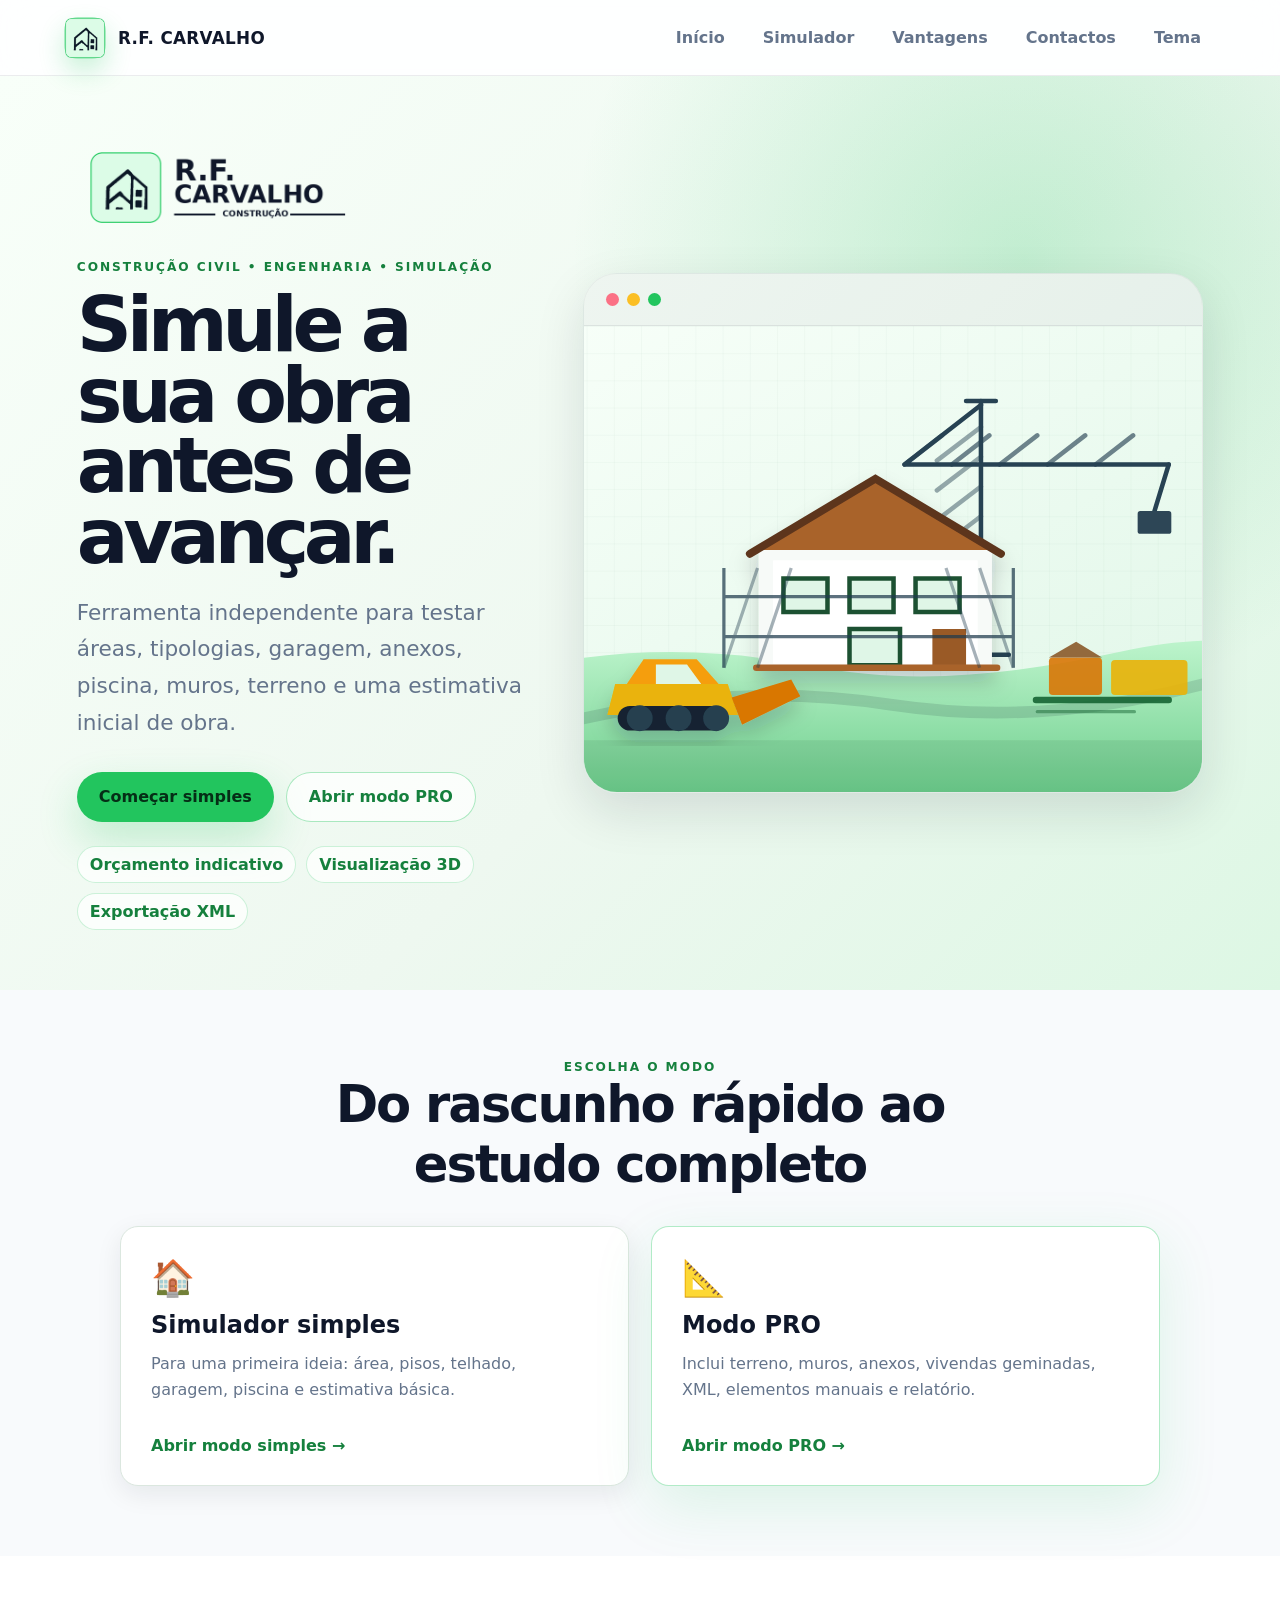
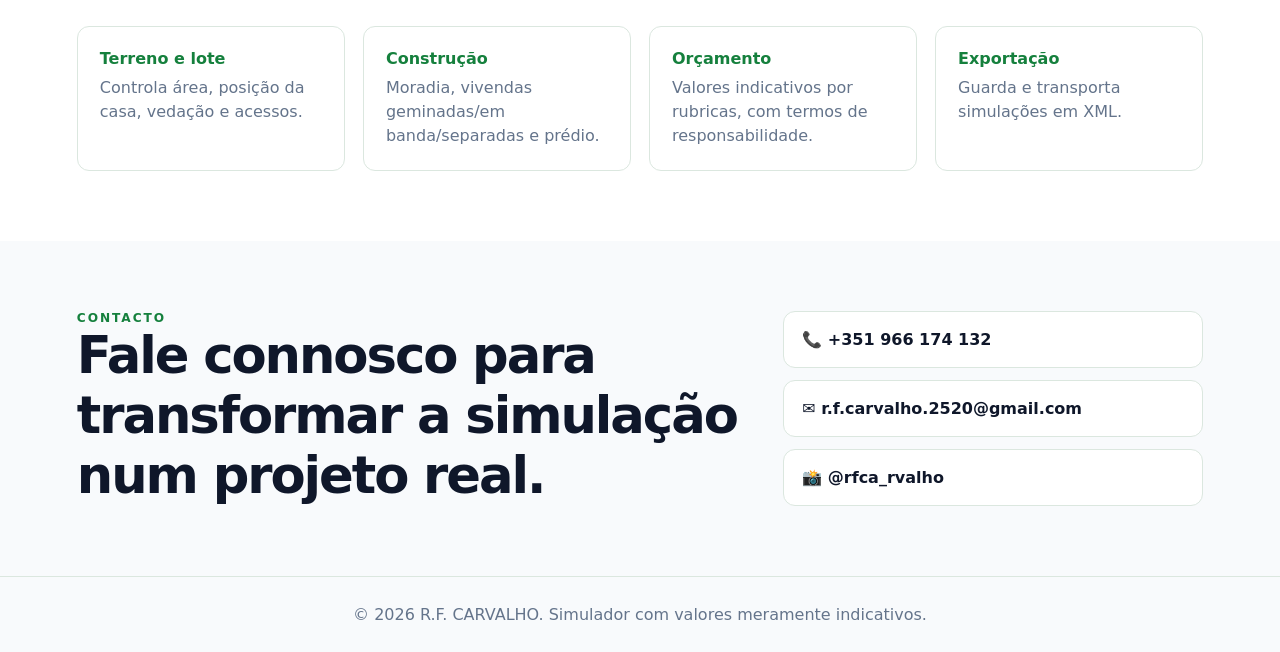
<file: index.html>
<!DOCTYPE html>
<html lang="pt-PT">
<head>
    <meta charset="UTF-8">
    <meta name="viewport" content="width=device-width, initial-scale=1.0, viewport-fit=cover">
    <meta name="description" content="R.F. CARVALHO - Simulador de construção para moradias, vivendas, anexos, garagem e orçamento estimativo.">
    <title>R.F. CARVALHO - Simulador de Construção</title>
    <link rel="stylesheet" href="CSS/style.css">
    <link rel="icon" type="image/png" sizes="32x32" href="assets/logo/favicon-32.png">
    <link rel="icon" type="image/png" sizes="64x64" href="assets/logo/favicon-64.png">
    <link rel="apple-touch-icon" sizes="180x180" href="assets/logo/apple-touch-icon.png">
</head>
<body class="pagina-inicial landing-light">
    <header class="site-header">
        <a href="index.html" class="brand-link" aria-label="Página inicial R.F. Carvalho">
            <span class="brand-mark"><img src="assets/logo/rf-carvalho-mark-clean-card.png" alt=""></span>
            <span class="brand-text">R.F. CARVALHO</span>
        </a>
        <button type="button" class="mobile-menu-btn" id="btn-menu" aria-label="Abrir menu">☰</button>
        <nav class="site-nav" id="site-nav">
            <a href="#inicio">Início</a>
            <a href="#simulador">Simulador</a>
            <a href="#vantagens">Vantagens</a>
            <a href="#contactos">Contactos</a>
            <button id="btn-dark-mode" class="btn-ghost" type="button">Tema</button>
        </nav>
    </header>

    <main>
        <section id="inicio" class="landing-hero">
            <div class="landing-copy">
                <div class="landing-brand-pill landing-brand-lockup" aria-label="R.F. Carvalho Construção">
                    <img class="landing-logo-theme landing-logo-light-mode" src="assets/logo/rf-carvalho-lockup-theme-dark.png" alt="R.F. Carvalho Construção">
                    <img class="landing-logo-theme landing-logo-dark-mode" src="assets/logo/rf-carvalho-lockup-theme-light.png" alt="R.F. Carvalho Construção">
                </div>
                <p class="eyebrow">Construção Civil • Engenharia • Simulação</p>
                <h1>Simule a sua obra antes de avançar.</h1>
                <p class="hero-lead">Ferramenta independente para testar áreas, tipologias, garagem, anexos, piscina, muros, terreno e uma estimativa inicial de obra.</p>
                <div class="hero-actions">
                    <a href="simulador-simples.html" class="btn-primary-green">Começar simples</a>
                    <a href="simulador-pro.html" class="btn-secondary-green">Abrir modo PRO</a>
                </div>
                <div class="trust-row">
                    <span>Orçamento indicativo</span>
                    <span>Visualização 3D</span>
                    <span>Exportação XML</span>
                </div>
            </div>

            <div class="hero-window construction-hero-window" aria-hidden="true">
                <div class="window-dots"><span></span><span></span><span></span></div>
                <div class="illustration-scene construction-scene-wrap">
                    <img src="assets/hero/construction-site-professional.svg" alt="" class="construction-scene-img">
                </div>
            </div>
        </section>

        <section id="simulador" class="mode-section">
            <div class="section-title-center">
                <p class="eyebrow">Escolha o modo</p>
                <h2>Do rascunho rápido ao estudo completo</h2>
            </div>
            <div class="mode-grid">
                <a class="mode-card" href="simulador-simples.html">
                    <span class="mode-icon">🏠</span>
                    <h3>Simulador simples</h3>
                    <p>Para uma primeira ideia: área, pisos, telhado, garagem, piscina e estimativa básica.</p>
                    <strong>Abrir modo simples →</strong>
                </a>
                <a class="mode-card featured" href="simulador-pro.html">
                    <span class="mode-icon">📐</span>
                    <h3>Modo PRO</h3>
                    <p>Inclui terreno, muros, anexos, vivendas geminadas, XML, elementos manuais e relatório.</p>
                    <strong>Abrir modo PRO →</strong>
                </a>
            </div>
        </section>

        <section id="vantagens" class="features-section">
            <div class="feature-item"><strong>Terreno e lote</strong><span>Controla área, posição da casa, vedação e acessos.</span></div>
            <div class="feature-item"><strong>Construção</strong><span>Moradia, vivendas geminadas/em banda/separadas e prédio.</span></div>
            <div class="feature-item"><strong>Orçamento</strong><span>Valores indicativos por rubricas, com termos de responsabilidade.</span></div>
            <div class="feature-item"><strong>Exportação</strong><span>Guarda e transporta simulações em XML.</span></div>
        </section>

        <section id="contactos" class="contact-section">
            <div>
                <p class="eyebrow">Contacto</p>
                <h2>Fale connosco para transformar a simulação num projeto real.</h2>
            </div>
            <div class="contact-cards">
                <a href="tel:+351966174132">📞 +351 966 174 132</a>
                <a href="mailto:r.f.carvalho.2520@gmail.com">✉️ r.f.carvalho.2520@gmail.com</a>
                <a href="https://instagram.com/rfca_rvalho" target="_blank" rel="noopener">📸 @rfca_rvalho</a>
            </div>
        </section>
    </main>

    <footer class="footer-principal">
        <p>© 2026 R.F. CARVALHO. Simulador com valores meramente indicativos.</p>
    </footer>

    <script src="JS/main.js"></script>
</body>
</html>
</file>
<file: CSS/style.css>
:root{
    --green:#22c55e;
    --green-dark:#15803d;
    --green-soft:#dcfce7;
    --green-bg:#effdf4;
    --ink:#0f172a;
    --muted:#64748b;
    --line:#dbe7df;
    --panel:#ffffff;
    --card:#ffffff;
    --danger:#dc2626;
    --warning:#f59e0b;
    --shadow:0 18px 50px rgba(15,23,42,.12);
    --shadow-soft:0 8px 26px rgba(15,23,42,.08);
    --radius:18px;
    --radius-sm:12px;
    --font:Inter, ui-sans-serif, system-ui, -apple-system, BlinkMacSystemFont, "Segoe UI", sans-serif;
    --mono:"SFMono-Regular",Consolas,"Liberation Mono",monospace;
}
*{box-sizing:border-box;margin:0;padding:0}
html{scroll-behavior:smooth;-webkit-text-size-adjust:100%}
body{font-family:var(--font);color:var(--ink);background:#f8fafc;min-height:100vh;overflow-x:hidden}
a{text-decoration:none;color:inherit}
button,input,select{font:inherit}
body.dark-theme{--panel:#0b1b12;--card:#102218;--ink:#e8fff1;--muted:#9db9a8;--line:#1d3a28;--green-bg:#06140b;background:#06140b;color:var(--ink)}
body[data-mode]{height:100vh;overflow:hidden;background:#07150c;color:#eafff0}
body[data-mode].dark-theme{background:#06140b}

/* Landing */
.site-header{height:76px;display:flex;align-items:center;justify-content:space-between;padding:0 clamp(18px,5vw,72px);position:sticky;top:0;z-index:20;background:rgba(255,255,255,.84);backdrop-filter:blur(16px);border-bottom:1px solid rgba(15,23,42,.08)}
.dark-theme .site-header{background:rgba(6,20,11,.82);border-color:rgba(255,255,255,.09)}
.brand-link{display:flex;align-items:center;gap:12px;font-weight:900;letter-spacing:.02em}
.brand-mark{width:42px;height:42px;border-radius:14px;background:linear-gradient(135deg,#bbf7d0,#22c55e);display:grid;place-items:center;box-shadow:0 12px 26px rgba(34,197,94,.24)}
.brand-text{font-size:1.05rem}.site-nav{display:flex;gap:8px;align-items:center}.site-nav a,.btn-ghost{padding:10px 14px;border-radius:999px;border:1px solid transparent;background:transparent;color:var(--muted);font-weight:700;cursor:pointer}.site-nav a:hover,.btn-ghost:hover{background:var(--green-soft);color:var(--green-dark)}.mobile-menu-btn{display:none;border:0;background:var(--green);color:white;padding:10px 13px;border-radius:12px;font-weight:900}
.landing-hero{display:grid;grid-template-columns:minmax(0,1fr) minmax(360px,620px);gap:54px;align-items:center;min-height:calc(100vh - 76px);padding:60px clamp(18px,6vw,92px);background:radial-gradient(circle at 80% 20%, rgba(34,197,94,.22), transparent 36%),linear-gradient(135deg,#f8fff9,#eef8f0 58%,#ddf7e4)}.dark-theme .landing-hero{background:radial-gradient(circle at 80% 20%, rgba(34,197,94,.2), transparent 36%),linear-gradient(135deg,#06140b,#0a2214)}
.eyebrow{text-transform:uppercase;letter-spacing:.16em;color:var(--green-dark);font-weight:900;font-size:.76rem}.dark-theme .eyebrow{color:#66f09c}.landing-copy h1{font-size:clamp(2.8rem,6vw,6.6rem);line-height:.92;letter-spacing:-.07em;margin:16px 0 22px;max-width:860px}.hero-lead{font-size:clamp(1.05rem,2vw,1.35rem);line-height:1.7;color:var(--muted);max-width:760px}.hero-actions{display:flex;gap:12px;flex-wrap:wrap;margin-top:30px}.btn-primary-green,.btn-secondary-green{display:inline-flex;align-items:center;justify-content:center;min-height:50px;padding:0 22px;border-radius:999px;font-weight:900}.btn-primary-green{background:var(--green);color:#052e16;box-shadow:0 18px 42px rgba(34,197,94,.24)}.btn-secondary-green{border:1px solid rgba(34,197,94,.38);background:rgba(255,255,255,.72);color:var(--green-dark)}.dark-theme .btn-secondary-green{background:rgba(255,255,255,.06);color:#bbf7d0}.trust-row{display:flex;gap:10px;flex-wrap:wrap;margin-top:24px}.trust-row span{font-weight:800;color:var(--green-dark);background:rgba(255,255,255,.72);border:1px solid rgba(34,197,94,.22);border-radius:999px;padding:8px 12px}.dark-theme .trust-row span{background:rgba(255,255,255,.05);color:#bbf7d0}
.hero-window{height:520px;border-radius:34px;overflow:hidden;border:1px solid rgba(15,23,42,.08);background:#0f2b1c;box-shadow:var(--shadow);position:relative}.window-dots{height:52px;background:rgba(255,255,255,.08);display:flex;align-items:center;gap:8px;padding:0 22px;border-bottom:1px solid rgba(255,255,255,.09)}.window-dots span{width:13px;height:13px;border-radius:50%}.window-dots span:nth-child(1){background:#fb7185}.window-dots span:nth-child(2){background:#fbbf24}.window-dots span:nth-child(3){background:#22c55e}.illustration-scene{position:absolute;inset:52px 0 0;overflow:hidden;background:linear-gradient(#0d2a18,#0b2114)}.hill-back{position:absolute;left:-10%;right:-8%;bottom:45px;height:130px;background:#c6f6d5;transform:skewY(-4deg);opacity:.7}.hill-front{position:absolute;left:-8%;right:-6%;bottom:-36px;height:150px;background:linear-gradient(135deg,#86efac,#22c55e);transform:skewY(-4deg);z-index:5}.mini-house{position:absolute;left:50%;top:48%;width:230px;height:150px;transform:translate(-50%,-30%);z-index:4}.mini-wall{position:absolute;left:34px;top:50px;width:148px;height:96px;background:#fff;border-radius:14px 14px 5px 5px;z-index:3;box-shadow:0 10px 0 rgba(0,0,0,.06)}.mini-garage{position:absolute;right:0;top:82px;width:82px;height:62px;background:#f2f7f2;border-radius:10px 10px 4px 4px;z-index:3}.mini-roof{position:absolute;left:0;top:0;width:0;height:0;border-left:115px solid transparent;border-right:115px solid transparent;border-bottom:78px solid #a24824;z-index:6;filter:drop-shadow(0 12px 16px rgba(0,0,0,.16))}.mini-door{position:absolute;left:86px;top:93px;width:24px;height:52px;background:#9a5a26;border-radius:6px 6px 2px 2px;z-index:7}.mini-window{position:absolute;width:32px;height:32px;background:linear-gradient(135deg,#eafff0,#86efac);border:5px solid #2d5f3c;border-radius:6px;z-index:7}.mini-window.w1{left:56px;top:76px}.mini-window.w2{left:122px;top:76px}.mini-window.w3{left:168px;top:76px}
.mode-section,.features-section,.contact-section{padding:70px clamp(18px,6vw,92px)}.section-title-center{text-align:center;max-width:800px;margin:0 auto 32px}.section-title-center h2,.contact-section h2{font-size:clamp(2rem,4vw,3.5rem);letter-spacing:-.04em}.mode-grid{display:grid;grid-template-columns:repeat(2,minmax(0,1fr));gap:22px;max-width:1040px;margin:0 auto}.mode-card{background:var(--card);border:1px solid var(--line);border-radius:var(--radius);padding:30px;box-shadow:var(--shadow-soft);display:flex;flex-direction:column;gap:12px;min-height:260px}.mode-card.featured{border-color:rgba(34,197,94,.35);box-shadow:0 20px 60px rgba(34,197,94,.13)}.mode-icon{font-size:2.2rem}.mode-card h3{font-size:1.5rem}.mode-card p{color:var(--muted);line-height:1.65}.mode-card strong{margin-top:auto;color:var(--green-dark)}.features-section{display:grid;grid-template-columns:repeat(4,minmax(0,1fr));gap:18px;background:#fff}.dark-theme .features-section{background:#08180e}.feature-item{background:var(--card);border:1px solid var(--line);border-radius:var(--radius-sm);padding:22px}.feature-item strong{display:block;margin-bottom:8px;color:var(--green-dark)}.feature-item span{color:var(--muted);line-height:1.5}.contact-section{display:grid;grid-template-columns:1fr 420px;gap:32px;align-items:start}.contact-cards{display:grid;gap:12px}.contact-cards a{background:var(--card);border:1px solid var(--line);border-radius:var(--radius-sm);padding:18px;font-weight:800}.footer-principal{text-align:center;color:var(--muted);padding:28px;border-top:1px solid var(--line)}

/* Simulador */
.app-header{height:64px;display:flex;justify-content:space-between;align-items:center;padding:0 18px;background:#0b1b12;border-bottom:1px solid rgba(187,247,208,.16);z-index:50;position:relative}.logo-container{display:flex;align-items:center;gap:12px;font-weight:900;letter-spacing:.02em;color:#f2fff6}.logo-link{color:#f2fff6}.logo-icon{width:40px;height:40px;border-radius:14px;background:linear-gradient(135deg,#86efac,#22c55e);display:grid;place-items:center}.badge{font-size:.68rem;letter-spacing:.08em;background:rgba(34,197,94,.16);color:#bbf7d0;border:1px solid rgba(34,197,94,.35);padding:4px 9px;border-radius:999px}.badge-simples{background:rgba(255,255,255,.09)}.header-actions{display:flex;align-items:center;gap:10px}.btn-outline-primary,.btn-outline-danger,.mobile-panel-toggle{height:38px;border-radius:999px;padding:0 16px;font-weight:900;background:rgba(255,255,255,.03);border:1px solid rgba(187,247,208,.16);color:#dfffea;cursor:pointer}.btn-outline-primary:hover,.mobile-panel-toggle:hover{border-color:var(--green);color:#86efac}.btn-outline-danger{border-color:rgba(220,38,38,.35);color:#f87171}.mobile-panel-toggle{display:none}
.app-workspace{display:flex;height:calc(100vh - 64px);min-height:0;overflow:hidden}.control-panel{width:420px;min-width:420px;background:#0b1b12;border-right:1px solid rgba(187,247,208,.14);padding:18px 18px 130px;overflow-y:auto;z-index:30}.scrollable-y{scrollbar-width:thin;scrollbar-color:#15803d #0b1b12}.scrollable-y::-webkit-scrollbar{width:8px}.scrollable-y::-webkit-scrollbar-track{background:#0b1b12}.scrollable-y::-webkit-scrollbar-thumb{background:#15803d;border-radius:20px;border:2px solid #0b1b12}.panel-title-box{padding:16px;border:1px solid rgba(187,247,208,.12);border-radius:18px;background:rgba(255,255,255,.025);margin-bottom:18px}.panel-title-box h1{font-size:1.45rem;margin:8px 0}.panel-title-box p,.small-note{color:#9db9a8;line-height:1.5;font-size:.88rem}.panel-section{border:1px solid rgba(187,247,208,.12);border-radius:18px;background:rgba(255,255,255,.025);padding:16px;margin-bottom:14px}.section-header{display:flex;justify-content:space-between;align-items:center;margin-bottom:14px}.section-header h3{font-family:var(--mono);color:#6dffa0;font-size:.88rem;text-transform:uppercase;letter-spacing:.08em}label{display:block;margin:0 0 8px;color:#a7c4af;text-transform:uppercase;font-size:.78rem;font-weight:900;letter-spacing:.04em}.form-row{display:flex;gap:10px}.form-group{flex:1;min-width:0}.half{width:50%}.custom-select,.custom-input{width:100%;height:45px;margin-bottom:12px;border-radius:14px;border:1px solid rgba(187,247,208,.16);background:#06130b;color:#fff;padding:0 14px;outline:none;transition:.18s}.custom-select{appearance:none;background-image:linear-gradient(45deg,transparent 50%,#22c55e 50%),linear-gradient(135deg,#22c55e 50%,transparent 50%);background-position:calc(100% - 18px) 18px,calc(100% - 12px) 18px;background-size:6px 6px,6px 6px;background-repeat:no-repeat}.custom-select:focus,.custom-input:focus{border-color:#22c55e;box-shadow:0 0 0 3px rgba(34,197,94,.15)}.conditional{display:none}.conditional.is-visible{display:block}.note-box{background:rgba(34,197,94,.08);border:1px dashed rgba(34,197,94,.35);border-radius:14px;color:#c9ffd9;padding:12px;margin:4px 0 12px;line-height:1.45}.toggle-group{display:flex;gap:12px;align-items:center;border:1px solid rgba(187,247,208,.12);background:rgba(255,255,255,.025);border-radius:16px;padding:12px;margin-bottom:12px}.toggle-switch{position:relative;display:inline-block;width:48px;height:27px;min-width:48px}.toggle-switch input{opacity:0;width:0;height:0}.slider{position:absolute;inset:0;border-radius:999px;background:#475569;cursor:pointer;transition:.18s}.slider:before{content:"";position:absolute;width:21px;height:21px;left:3px;top:3px;border-radius:50%;background:white;transition:.18s}.toggle-switch input:checked + .slider{background:#22c55e}.toggle-switch input:checked + .slider:before{transform:translateX(21px)}.toggle-label{font-weight:800;color:#d8ffe1;line-height:1.35}.tool-grid{display:grid;grid-template-columns:1fr 1fr;gap:8px}.btn-action,.btn-danger,.btn-link-like{min-height:40px;border-radius:13px;border:1px solid rgba(187,247,208,.14);background:rgba(255,255,255,.04);color:#dfffea;font-weight:900;cursor:pointer;padding:0 12px}.btn-action.ativo,.btn-action:hover{border-color:#22c55e;color:#86efac;background:rgba(34,197,94,.12)}.btn-danger{color:#ff9a9a;border-color:rgba(220,38,38,.35)}.btn-link-like{width:100%;margin-bottom:10px;text-align:left;color:#86efac}.btn-success-massive{width:100%;min-height:52px;border:0;border-radius:16px;background:linear-gradient(135deg,#22c55e,#86efac);color:#052e16;font-weight:1000;cursor:pointer;box-shadow:0 12px 30px rgba(34,197,94,.18);margin:8px 0 12px}.action-row{display:grid;grid-template-columns:1fr 1fr;gap:8px}.active-summary-list{display:grid;gap:8px}.summary-pill{display:flex;justify-content:space-between;gap:10px;border:1px solid rgba(187,247,208,.12);border-radius:14px;padding:10px 12px;background:rgba(0,0,0,.12);color:#dfffea}.summary-pill span{color:#9db9a8}.terms-section{position:relative}
.viewport-container{position:relative;flex:1;min-width:0;background:#06140b;overflow:hidden;display:flex;flex-direction:column}#canvas-container{flex:1;min-height:0;width:100%;cursor:grab}#canvas-container:active{cursor:grabbing}.hud-card{position:absolute;top:24px;right:24px;min-width:160px;background:rgba(6,20,11,.78);border:1px solid rgba(187,247,208,.14);border-radius:18px;padding:16px;z-index:10;backdrop-filter:blur(12px);box-shadow:0 12px 30px rgba(0,0,0,.18)}.hud-card span{display:block;color:#9db9a8;font-family:var(--mono);font-weight:900;text-transform:uppercase;font-size:.72rem;margin-bottom:5px}.hud-card strong{display:block;color:#fff;font-family:var(--mono);font-size:1.12rem;margin-bottom:12px}#dev-console{height:118px;background:rgba(5,18,10,.92);border-top:1px solid rgba(187,247,208,.16);font-family:var(--mono);font-size:.78rem;color:#86efac;overflow:hidden;z-index:12;flex:0 0 118px}.console-header{height:28px;display:flex;justify-content:space-between;align-items:center;padding:0 12px;border-bottom:1px solid rgba(187,247,208,.12);font-weight:900;color:#6dffa0}#console-logs{height:90px;overflow-y:auto;padding:8px 12px}.console-line{white-space:nowrap;margin-bottom:3px}.console-time{color:#7dd3fc}.console-warn{color:#fbbf24}.console-err{color:#f87171}.loading-text,.loading-hardware{font-family:var(--mono);color:#86efac;margin-top:12px}.loader-cad{width:48px;height:48px;border-radius:50%;border:4px solid rgba(34,197,94,.2);border-top-color:#22c55e;animation:spin 1s linear infinite}@keyframes spin{to{transform:rotate(360deg)}}#loading-screen{position:fixed;inset:0;background:#06140b;display:flex;align-items:center;justify-content:center;flex-direction:column;z-index:9999;transition:opacity .25s}
.modal-backdrop{position:fixed;inset:0;background:rgba(2,8,4,.62);display:none;align-items:center;justify-content:center;padding:18px;z-index:1000;backdrop-filter:blur(8px)}.modal-backdrop.ativo{display:flex}.modal-content{width:min(620px,96vw);max-height:min(86vh,760px);overflow:auto;background:#0b1b12;border:1px solid rgba(187,247,208,.16);border-radius:24px;box-shadow:0 24px 80px rgba(0,0,0,.42);color:#eafff0}.modal-header{height:auto;padding:20px 22px;border-bottom:1px solid rgba(187,247,208,.12);display:flex;justify-content:space-between;gap:16px;align-items:center}.modal-header h2{font-size:1.15rem;color:#22c55e}.btn-close{background:transparent;border:0;color:#bbf7d0;font-size:1.8rem;cursor:pointer}.modal-body{padding:24px;color:#d7ffe1;line-height:1.62}.modal-message{white-space:pre-line}.modal-actions{display:flex;justify-content:flex-end;gap:10px;flex-wrap:wrap;margin-top:22px}.btn-modal{min-height:42px;border-radius:13px;padding:0 16px;border:1px solid rgba(187,247,208,.18);background:rgba(255,255,255,.05);color:#eafff0;font-weight:900;cursor:pointer}.btn-modal.primary{background:#22c55e;color:#052e16}.price-hero{text-align:center;border:1px solid rgba(34,197,94,.18);border-radius:18px;background:rgba(34,197,94,.08);padding:18px;margin-bottom:18px}.price-hero h3{font-size:2.4rem;color:#86efac}.breakdown-list{display:grid;gap:8px}.line-item{display:flex;justify-content:space-between;gap:12px;border-bottom:1px dashed rgba(187,247,208,.14);padding:10px 0}.line-item .value{font-weight:900;color:#86efac}.disclaimer-box{border:1px solid rgba(245,158,11,.24);background:rgba(245,158,11,.08);border-radius:16px;padding:14px;margin-top:14px;color:#fde68a}

@media (max-width: 980px){
    .landing-hero{grid-template-columns:1fr;min-height:auto;padding-top:40px}.hero-window{height:360px}.mode-grid,.features-section,.contact-section{grid-template-columns:1fr}.site-nav{position:fixed;top:76px;left:12px;right:12px;background:var(--card);border:1px solid var(--line);border-radius:18px;padding:12px;display:none;box-shadow:var(--shadow);flex-direction:column;align-items:stretch}.site-nav.aberto{display:flex}.mobile-menu-btn{display:block}
    .app-header{height:auto;min-height:60px;gap:8px;flex-wrap:wrap;padding:10px}.header-actions{order:3;width:100%;overflow-x:auto;padding-bottom:2px}.mobile-panel-toggle{display:inline-flex;align-items:center}.app-workspace{height:calc(100vh - 108px)}.control-panel{position:absolute;top:0;bottom:0;left:0;width:min(92vw,420px);min-width:0;transform:translateX(-105%);transition:transform .22s ease;box-shadow:18px 0 50px rgba(0,0,0,.35)}.control-panel.aberto{transform:translateX(0)}.viewport-container{width:100%}.hud-card{top:12px;right:12px;min-width:132px;padding:12px}#dev-console{height:82px;flex-basis:82px;font-size:.68rem}.console-header{height:24px}#console-logs{height:58px}.form-row{gap:8px}.custom-select,.custom-input{height:43px}.panel-section{padding:14px}.tool-grid,.action-row{grid-template-columns:1fr}
}
@media (max-width: 560px){
    .landing-copy h1{font-size:3.3rem}.hero-actions a{width:100%}.hero-window{height:300px}.site-header{height:66px;padding:0 14px}.brand-text{font-size:.95rem}.app-workspace{height:calc(100vh - 108px)}.logo-container{font-size:.88rem;gap:8px}.logo-icon{width:34px;height:34px}.btn-outline-primary,.btn-outline-danger,.mobile-panel-toggle{height:34px;padding:0 12px;font-size:.78rem}.hud-card{font-size:.82rem}.modal-content{border-radius:20px}.modal-body{padding:18px}.price-hero h3{font-size:1.8rem}
}

/* Ferramentas 3D flutuantes: mantém o painel esquerdo livre para garagem/terreno/cobertura */
.canvas-tools{position:absolute;left:22px;top:22px;z-index:22;display:flex;align-items:flex-start;gap:10px;pointer-events:none}.canvas-tool-main{width:52px;height:52px;border-radius:18px;border:1px solid rgba(187,247,208,.22);background:linear-gradient(135deg,#22c55e,#86efac);color:#052e16;font-size:1.55rem;font-weight:1000;box-shadow:0 18px 42px rgba(0,0,0,.28);cursor:pointer;pointer-events:auto}.canvas-tool-main.ativo,.canvas-tools.aberto .canvas-tool-main{outline:3px solid rgba(134,239,172,.32)}.canvas-tool-palette{display:none;width:min(340px,calc(100vw - 105px));max-height:min(72vh,640px);overflow:auto;grid-template-columns:1fr 1fr;gap:8px;padding:10px;border-radius:20px;background:rgba(6,20,11,.88);border:1px solid rgba(187,247,208,.18);backdrop-filter:blur(14px);box-shadow:0 20px 70px rgba(0,0,0,.36);pointer-events:auto}.canvas-tools.aberto .canvas-tool-palette{display:grid}.canvas-tool-palette button{min-height:40px;border-radius:13px;border:1px solid rgba(187,247,208,.14);background:rgba(255,255,255,.05);color:#eafff0;font-weight:900;cursor:pointer;padding:0 10px}.canvas-tool-palette button:hover,.canvas-tool-palette button.ativo{border-color:#22c55e;background:rgba(34,197,94,.16);color:#86efac}.canvas-tool-palette button.danger{grid-column:1 / -1;color:#ffabab;border-color:rgba(220,38,38,.4)}
@media (max-width: 980px){.canvas-tools{left:12px;top:12px}.canvas-tool-main{width:48px;height:48px;border-radius:16px}.canvas-tool-palette{width:min(300px,calc(100vw - 76px));grid-template-columns:1fr}.hud-card{top:72px}}

.tool-palette-hint{
    grid-column:1 / -1;
    font-size:11px;
    color:rgba(226,255,235,.72);
    padding:6px 8px;
    border:1px dashed rgba(34,197,94,.35);
    border-radius:10px;
    background:rgba(9,45,26,.42);
}

/* ========================================================================== */
/* V20 - Ferramentas 3D por categorias + ajuda/controlos                      */
/* ========================================================================== */
.help-control-btn{
    position:absolute;
    top:18px;
    left:18px;
    z-index:31;
    width:42px;
    height:42px;
    border-radius:999px;
    border:1px solid rgba(187,247,208,.28);
    background:rgba(6,20,11,.88);
    color:#86efac;
    font-weight:1000;
    font-size:20px;
    cursor:pointer;
    box-shadow:0 14px 34px rgba(0,0,0,.28);
    backdrop-filter:blur(12px);
}
.help-control-btn:hover{background:rgba(34,197,94,.18);border-color:#22c55e;color:#eafff0}

.canvas-tools.side-tools{
    position:absolute;
    left:18px;
    top:70px;
    z-index:30;
    display:flex;
    align-items:flex-start;
    gap:10px;
    pointer-events:none;
}
.side-tool-rail{
    display:grid;
    gap:8px;
    padding:8px;
    border-radius:20px;
    background:rgba(6,20,11,.82);
    border:1px solid rgba(187,247,208,.18);
    box-shadow:0 18px 60px rgba(0,0,0,.30);
    backdrop-filter:blur(14px);
    pointer-events:auto;
}
.side-tool-rail button{
    width:58px;
    min-height:54px;
    border-radius:16px;
    border:1px solid rgba(187,247,208,.16);
    background:rgba(255,255,255,.045);
    color:#dfffea;
    display:flex;
    flex-direction:column;
    align-items:center;
    justify-content:center;
    gap:4px;
    cursor:pointer;
    font-weight:1000;
    font-size:18px;
}
.side-tool-rail button span{font-size:9px;text-transform:uppercase;letter-spacing:.04em;color:#a7c4af}
.side-tool-rail button:hover,.side-tool-rail button.ativo{border-color:#22c55e;background:rgba(34,197,94,.16);color:#86efac}
.side-tool-rail button.ativo span{color:#eafff0}

.side-tools .canvas-tool-palette{
    display:none;
    width:min(330px,calc(100vw - 104px));
    max-height:min(76vh,660px);
    overflow:auto;
    grid-template-columns:1fr;
    gap:8px;
    padding:10px;
    border-radius:20px;
    background:rgba(6,20,11,.90);
    border:1px solid rgba(187,247,208,.18);
    backdrop-filter:blur(14px);
    box-shadow:0 20px 70px rgba(0,0,0,.36);
    pointer-events:auto;
}
.canvas-tools.side-tools.aberto .canvas-tool-palette{display:grid}
.tool-panel{display:none;grid-template-columns:1fr 1fr;gap:8px}
.tool-panel.ativo{display:grid}
.tool-panel button,.side-tools .canvas-tool-palette button{
    min-height:42px;
    border-radius:13px;
    border:1px solid rgba(187,247,208,.14);
    background:rgba(255,255,255,.05);
    color:#eafff0;
    font-weight:900;
    cursor:pointer;
    padding:0 10px;
}
.tool-panel button:hover,.tool-panel button.ativo,.side-tools .canvas-tool-palette button:hover,.side-tools .canvas-tool-palette button.ativo{
    border-color:#22c55e;
    background:rgba(34,197,94,.16);
    color:#86efac;
}
.tool-panel button.danger{grid-column:1 / -1;color:#ffabab;border-color:rgba(220,38,38,.4)}
.side-tools .tool-palette-hint{grid-column:1 / -1;margin-bottom:2px}

@media (max-width: 980px){
    .help-control-btn{top:12px;left:12px;width:40px;height:40px;font-size:18px}
    .canvas-tools.side-tools{left:12px;top:60px}
    .side-tool-rail{gap:6px;padding:6px;border-radius:17px}
    .side-tool-rail button{width:48px;min-height:46px;border-radius:14px;font-size:16px}
    .side-tool-rail button span{display:none}
    .side-tools .canvas-tool-palette{width:min(290px,calc(100vw - 82px));max-height:64vh}
    .tool-panel{grid-template-columns:1fr}
}


/* ==========================================================================
   V21 - Logo R.F. Carvalho + melhorias mobile/UX
   ========================================================================== */
.brand-mark img,
.logo-icon img{
    width:100%;
    height:100%;
    object-fit:contain;
    display:block;
}
.logo-icon{
    padding:5px;
    background:#dcfce7;
    box-shadow:0 10px 24px rgba(34,197,94,.22);
}
.landing-logo-main{
    width:min(360px,80vw);
    height:auto;
    display:block;
    margin:0 0 22px 0;
    filter:drop-shadow(0 14px 28px rgba(15,23,42,.12));
}
.dark-theme .landing-logo-main{
    content:url('../assets/logo/rf-carvalho-logo-horizontal-light.png');
}
.app-brand-name{
    white-space:nowrap;
}
.assist-box{
    display:grid;
    gap:4px;
    margin:6px 0 12px;
    padding:12px;
    border-radius:14px;
    border:1px solid rgba(34,197,94,.24);
    background:rgba(34,197,94,.08);
    color:#dfffea;
}
.assist-box strong{
    color:#86efac;
}
.assist-box span{
    color:#b9d9c2;
    font-size:.84rem;
    line-height:1.45;
}
.mini-action-grid{
    display:grid;
    grid-template-columns:1fr 1fr;
    gap:8px;
    margin-bottom:12px;
}
.mobile-budget-bar{
    display:none;
    position:absolute;
    left:12px;
    right:12px;
    bottom:calc(12px + env(safe-area-inset-bottom, 0px));
    z-index:42;
    align-items:center;
    gap:8px;
    padding:10px;
    border-radius:20px;
    border:1px solid rgba(187,247,208,.22);
    background:rgba(6,20,11,.88);
    box-shadow:0 16px 48px rgba(0,0,0,.35);
    backdrop-filter:blur(16px);
}
.mobile-budget-bar div{
    min-width:0;
    flex:1;
}
.mobile-budget-bar span{
    display:block;
    color:#9db9a8;
    font-size:.62rem;
    font-family:var(--mono);
    font-weight:1000;
    text-transform:uppercase;
}
.mobile-budget-bar strong{
    display:block;
    color:#fff;
    font-family:var(--mono);
    font-size:.86rem;
    white-space:nowrap;
    overflow:hidden;
    text-overflow:ellipsis;
}
.mobile-budget-bar button{
    height:38px;
    border:1px solid rgba(187,247,208,.18);
    background:rgba(34,197,94,.16);
    color:#dfffea;
    border-radius:13px;
    padding:0 10px;
    font-weight:1000;
}
.mobile-budget-bar button:last-child{
    background:#22c55e;
    color:#052e16;
}
@media (max-width: 980px){
    body[data-mode]{height:100dvh;}
    .app-workspace{height:calc(100dvh - 108px);}
    #dev-console{display:none;}
    .mobile-budget-bar{display:flex;}
    .hud-card{display:none;}
    .control-panel{padding-bottom:160px;}
    .canvas-tools.side-tools{top:66px;}
    .help-control-btn{top:14px;}
    .mini-action-grid{grid-template-columns:1fr;}
}
@media (max-width:560px){
    .brand-link{gap:8px;}
    .brand-mark{width:38px;height:38px;border-radius:12px;}
    .landing-logo-main{width:min(300px,84vw);}
    .app-header{min-height:62px;}
    .header-actions a,.header-actions button{white-space:nowrap;}
    .mobile-budget-bar{
        left:8px;
        right:8px;
        bottom:calc(8px + env(safe-area-inset-bottom, 0px));
        border-radius:18px;
        padding:8px;
    }
    .mobile-budget-bar button{
        height:34px;
        font-size:.74rem;
        padding:0 8px;
    }
}

/* ========================================================================== */
/* V22 - Tema claro no simulador + colisão livre + hero construção             */
/* ========================================================================== */
.construction-hero-window .construction-scene-wrap{
    display:grid;
    place-items:center;
    background:linear-gradient(145deg,#f4fff7,#dcfce7);
}
.construction-scene-img{
    width:100%;
    height:100%;
    object-fit:cover;
    display:block;
}
body:not(.dark-theme) .brand-mark,
body:not(.dark-theme) .logo-icon{
    background:#dcfce7;
    border:1px solid rgba(34,197,94,.28);
}
body:not(.dark-theme) .logo-icon img,
body:not(.dark-theme) .brand-mark img{
    filter:none;
}

body[data-mode]:not(.dark-theme){
    background:#f4fff7;
    color:#0f172a;
}
body[data-mode]:not(.dark-theme) .app-header{
    background:rgba(255,255,255,.92);
    border-bottom:1px solid rgba(15,23,42,.08);
    box-shadow:0 10px 30px rgba(15,23,42,.06);
}
body[data-mode]:not(.dark-theme) .logo-container,
body[data-mode]:not(.dark-theme) .logo-link{
    color:#0f172a;
}
body[data-mode]:not(.dark-theme) .badge{
    background:#dcfce7;
    color:#166534;
    border-color:rgba(34,197,94,.35);
}
body[data-mode]:not(.dark-theme) .btn-outline-primary,
body[data-mode]:not(.dark-theme) .mobile-panel-toggle{
    background:#ffffff;
    border-color:#dbe7df;
    color:#166534;
}
body[data-mode]:not(.dark-theme) .btn-outline-danger{
    background:#fff;
    border-color:#fecaca;
    color:#b91c1c;
}
body[data-mode]:not(.dark-theme) .control-panel{
    background:#f8fff9;
    border-right:1px solid #dbe7df;
    box-shadow:16px 0 44px rgba(15,23,42,.08);
}
body[data-mode]:not(.dark-theme) .scrollable-y{scrollbar-color:#22c55e #e7f7ed;}
body[data-mode]:not(.dark-theme) .scrollable-y::-webkit-scrollbar-track{background:#e7f7ed;}
body[data-mode]:not(.dark-theme) .scrollable-y::-webkit-scrollbar-thumb{background:#22c55e;border-color:#e7f7ed;}
body[data-mode]:not(.dark-theme) .panel-title-box,
body[data-mode]:not(.dark-theme) .panel-section{
    background:#ffffff;
    border-color:#dbe7df;
    box-shadow:0 10px 26px rgba(15,23,42,.05);
}
body[data-mode]:not(.dark-theme) .panel-title-box p,
body[data-mode]:not(.dark-theme) .small-note,
body[data-mode]:not(.dark-theme) .assist-box span{
    color:#64748b;
}
body[data-mode]:not(.dark-theme) .section-header h3{
    color:#166534;
}
body[data-mode]:not(.dark-theme) label{
    color:#52715d;
}
body[data-mode]:not(.dark-theme) .custom-select,
body[data-mode]:not(.dark-theme) .custom-input{
    background:#ffffff;
    border-color:#dbe7df;
    color:#0f172a;
}
body[data-mode]:not(.dark-theme) .toggle-label,
body[data-mode]:not(.dark-theme) .summary-pill{
    color:#0f172a;
}
body[data-mode]:not(.dark-theme) .summary-pill,
body[data-mode]:not(.dark-theme) .assist-box,
body[data-mode]:not(.dark-theme) .note-box{
    background:#f0fdf4;
    border-color:#bbf7d0;
}
body[data-mode]:not(.dark-theme) .summary-pill span{
    color:#64748b;
}
body[data-mode]:not(.dark-theme) .viewport-container{
    background:#ecfff3;
}
body[data-mode]:not(.dark-theme) .hud-card,
body[data-mode]:not(.dark-theme) .side-tool-rail,
body[data-mode]:not(.dark-theme) .side-tools .canvas-tool-palette,
body[data-mode]:not(.dark-theme) .help-control-btn{
    background:rgba(255,255,255,.9);
    border-color:rgba(22,101,52,.18);
    color:#166534;
}
body[data-mode]:not(.dark-theme) .hud-card strong,
body[data-mode]:not(.dark-theme) .tool-panel button,
body[data-mode]:not(.dark-theme) .side-tools .canvas-tool-palette button{
    color:#0f172a;
}
body[data-mode]:not(.dark-theme) .hud-card span,
body[data-mode]:not(.dark-theme) .tool-palette-hint,
body[data-mode]:not(.dark-theme) .side-tool-rail button span{
    color:#52715d;
}
body[data-mode]:not(.dark-theme) .side-tool-rail button,
body[data-mode]:not(.dark-theme) .tool-panel button,
body[data-mode]:not(.dark-theme) .side-tools .canvas-tool-palette button{
    background:#ffffff;
    border-color:#dbe7df;
}
body[data-mode]:not(.dark-theme) .tool-panel button:hover,
body[data-mode]:not(.dark-theme) .tool-panel button.ativo,
body[data-mode]:not(.dark-theme) .side-tool-rail button:hover,
body[data-mode]:not(.dark-theme) .side-tool-rail button.ativo{
    background:#dcfce7;
    border-color:#22c55e;
    color:#166534;
}
body[data-mode]:not(.dark-theme) #dev-console{
    background:rgba(255,255,255,.88);
    border-top:1px solid #dbe7df;
    color:#166534;
}
body[data-mode]:not(.dark-theme) .console-header{
    border-bottom:1px solid #dbe7df;
    color:#166534;
}
body[data-mode]:not(.dark-theme) .modal-content{
    background:#ffffff;
    border-color:#dbe7df;
    color:#0f172a;
}
body[data-mode]:not(.dark-theme) .modal-body{color:#334155;}
body[data-mode]:not(.dark-theme) .modal-header{border-bottom-color:#dbe7df;}
body[data-mode]:not(.dark-theme) .btn-close{color:#166534;}
body[data-mode]:not(.dark-theme) .mobile-budget-bar{
    background:rgba(255,255,255,.92);
    border-color:#bbf7d0;
}
body[data-mode]:not(.dark-theme) .mobile-budget-bar strong{color:#0f172a;}
body[data-mode]:not(.dark-theme) .mobile-budget-bar span{color:#52715d;}

.free-collision-toggle{
    grid-column:1 / -1;
    min-height:42px;
    border-radius:13px;
    border:1px solid rgba(34,197,94,.45)!important;
    background:rgba(34,197,94,.12)!important;
    color:#86efac!important;
    font-weight:1000!important;
}
.free-collision-toggle.ativo{
    border-color:#f59e0b!important;
    background:rgba(245,158,11,.18)!important;
    color:#fde68a!important;
}
body[data-mode]:not(.dark-theme) .free-collision-toggle{color:#166534!important;background:#ecfdf5!important;}
body[data-mode]:not(.dark-theme) .free-collision-toggle.ativo{color:#92400e!important;background:#fffbeb!important;border-color:#f59e0b!important;}
.delete-all-float{
    position:absolute;
    right:22px;
    bottom:142px;
    z-index:40;
    min-height:40px;
    padding:0 15px;
    border-radius:999px;
    border:1px solid rgba(248,113,113,.42);
    background:rgba(69,10,10,.76);
    color:#fecaca;
    font-weight:1000;
    cursor:pointer;
    box-shadow:0 16px 42px rgba(0,0,0,.25);
    backdrop-filter:blur(12px);
}
.delete-all-float:hover{background:#dc2626;color:#fff;}
body[data-mode]:not(.dark-theme) .delete-all-float{
    background:#fff;
    color:#b91c1c;
    border-color:#fecaca;
}
body[data-mode]:not(.dark-theme) .delete-all-float:hover{background:#fee2e2;color:#991b1b;}
@media (max-width:980px){
    .delete-all-float{right:12px;bottom:calc(88px + env(safe-area-inset-bottom,0px));min-height:36px;font-size:.78rem;}
}

/* ========================================================================== */
/* V23 - Ajustes finais: tema claro, hero profissional, botões e colisões      */
/* ========================================================================== */
.landing-logo-main{display:none!important;}
.landing-brand-pill{display:inline-flex;align-items:center;gap:12px;margin-bottom:18px;padding:10px 14px;border-radius:18px;background:rgba(255,255,255,.78);border:1px solid rgba(15,23,42,.08);box-shadow:0 14px 32px rgba(15,23,42,.08)}
.landing-brand-pill img{height:50px;width:auto;display:block;object-fit:contain}.dark-theme .landing-brand-pill{background:rgba(255,255,255,.07);border-color:rgba(187,247,208,.12)}
.construction-hero-window{background:linear-gradient(135deg,#f8fff9,#e8f7ee)!important}.construction-hero-window .window-dots{background:rgba(15,23,42,.04);border-bottom:1px solid rgba(15,23,42,.08)}.dark-theme .construction-hero-window .window-dots{background:rgba(255,255,255,.06);border-bottom-color:rgba(255,255,255,.09)}
body[data-mode]:not(.dark-theme) #loading-screen{background:#f4fff7;color:#166534}body[data-mode]:not(.dark-theme) .loading-text,body[data-mode]:not(.dark-theme) .loading-hardware{color:#166534}body[data-mode]:not(.dark-theme) .loader-cad{border-color:#bbf7d0;border-top-color:#22c55e}
.collision-float{position:absolute;right:22px;bottom:190px;z-index:41;min-height:40px;padding:0 15px;border-radius:999px;border:1px solid rgba(34,197,94,.42);background:rgba(6,95,70,.80);color:#dcfce7;font-weight:1000;cursor:pointer;box-shadow:0 16px 42px rgba(0,0,0,.24);backdrop-filter:blur(12px)}.collision-float.ativo{background:rgba(245,158,11,.88);border-color:#f59e0b;color:#111827}.collision-float:hover{filter:brightness(1.06)}body[data-mode]:not(.dark-theme) .collision-float{background:#fff;color:#166534;border-color:#bbf7d0}body[data-mode]:not(.dark-theme) .collision-float.ativo{background:#fffbeb;color:#92400e;border-color:#f59e0b}
body[data-mode]:not(.dark-theme) .modal-backdrop{background:rgba(15,23,42,.24)}
body[data-mode]:not(.dark-theme) .viewport-container{background:#f3fff7}.dark-theme .brand-mark img,.dark-theme .logo-icon img{filter:none}
@media (max-width:980px){.landing-brand-pill img{height:42px}.collision-float{right:12px;bottom:calc(132px + env(safe-area-inset-bottom,0px));min-height:36px;font-size:.78rem}.delete-all-float{bottom:calc(86px + env(safe-area-inset-bottom,0px))}}


/* ========================================================================== */
/* V24 - Logo com cores por tema + portas manuais coladas à parede             */
/* ========================================================================== */
.landing-brand-lockup{
    display:inline-flex;
    align-items:center;
    margin-bottom:20px;
    padding:0;
    border:0;
    border-radius:0;
    background:transparent;
    box-shadow:none;
}
.landing-brand-lockup .landing-logo-theme{
    width:min(360px,82vw);
    height:auto;
    max-height:132px;
    display:block;
    object-fit:contain;
}
.landing-logo-dark-mode{display:none!important;}
body.dark-theme .landing-logo-light-mode{display:none!important;}
body.dark-theme .landing-logo-dark-mode{display:block!important;}
body:not(.dark-theme) .landing-logo-light-mode{display:block!important;}
body:not(.dark-theme) .landing-logo-dark-mode{display:none!important;}
body:not(.dark-theme) .brand-text,
body:not(.dark-theme) .brand-link{color:#0f172a;}
body.dark-theme .brand-text,
body.dark-theme .brand-link{color:#f8fff9;}
body:not(.dark-theme) .brand-mark img{filter:none;}
body.dark-theme .brand-mark img{filter:none;}
@media (max-width:700px){
    .landing-brand-lockup .landing-logo-theme{width:min(310px,86vw);}
}
</file>
